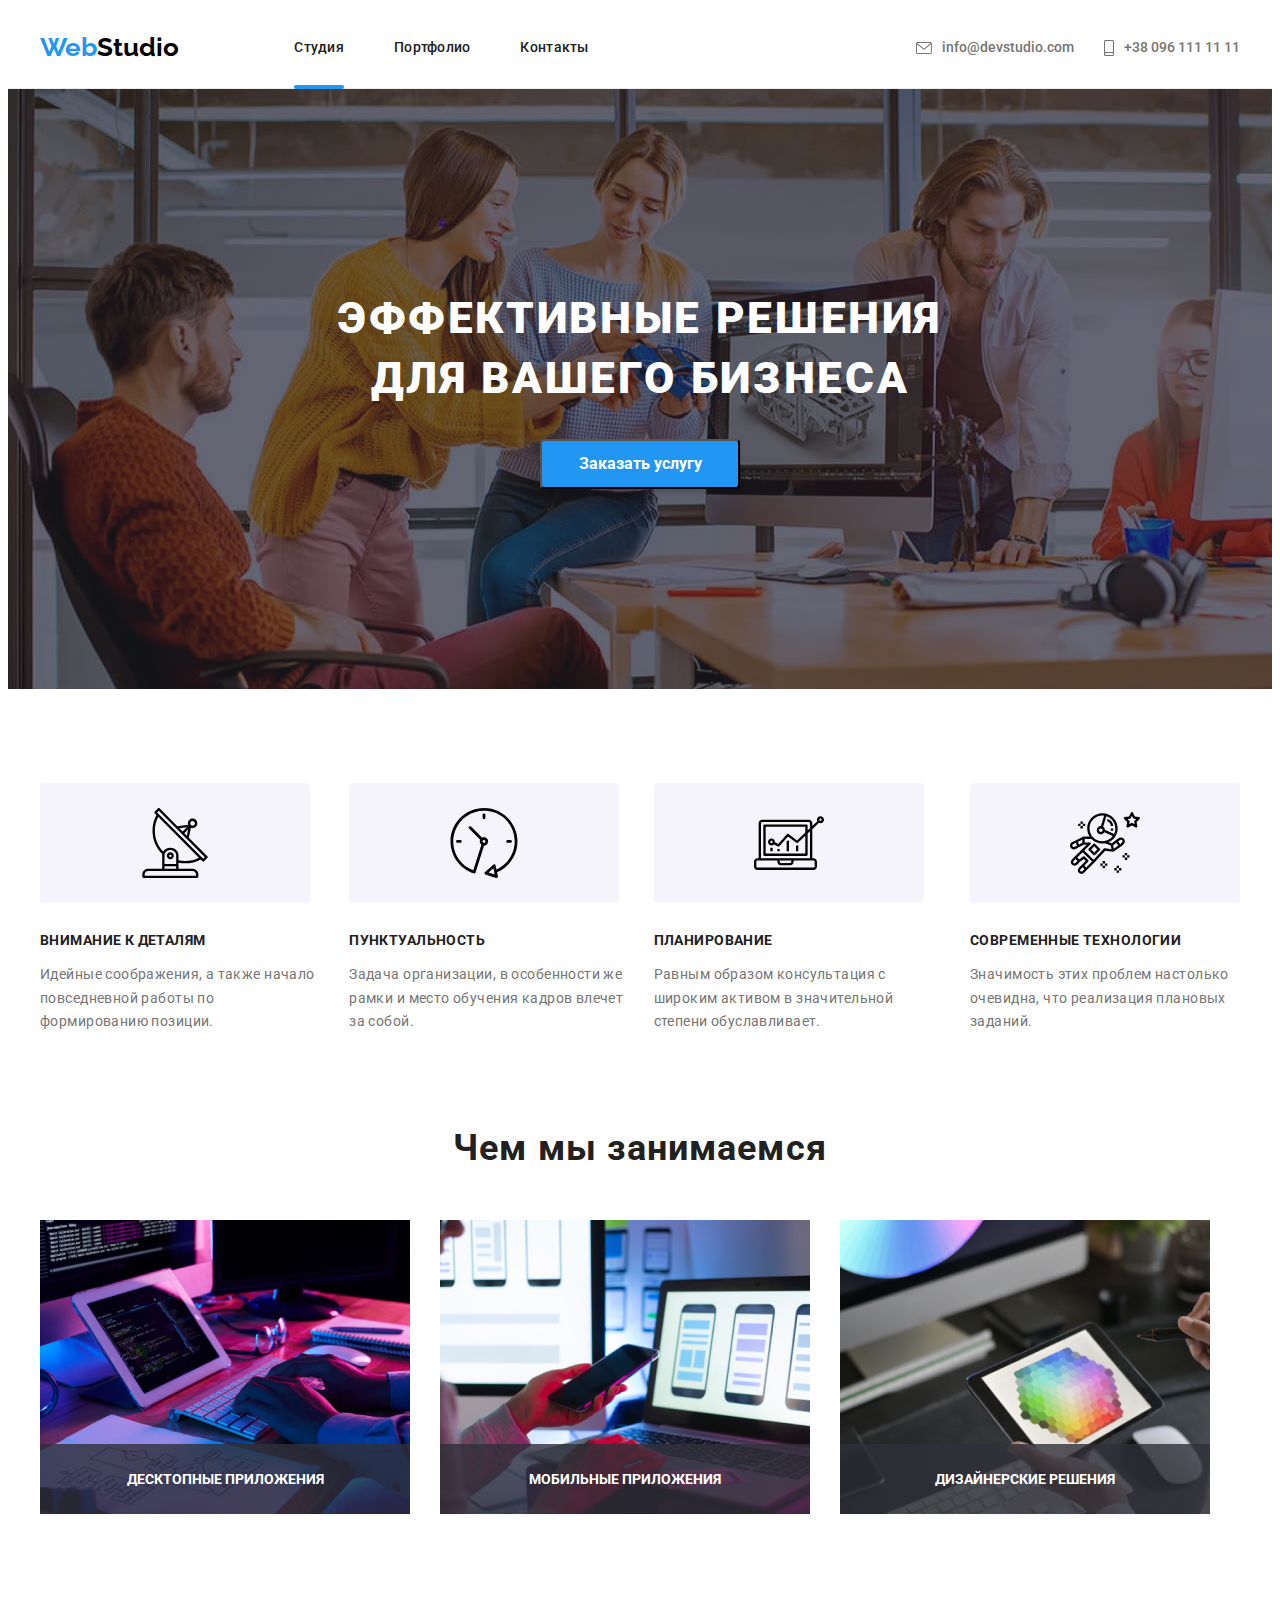
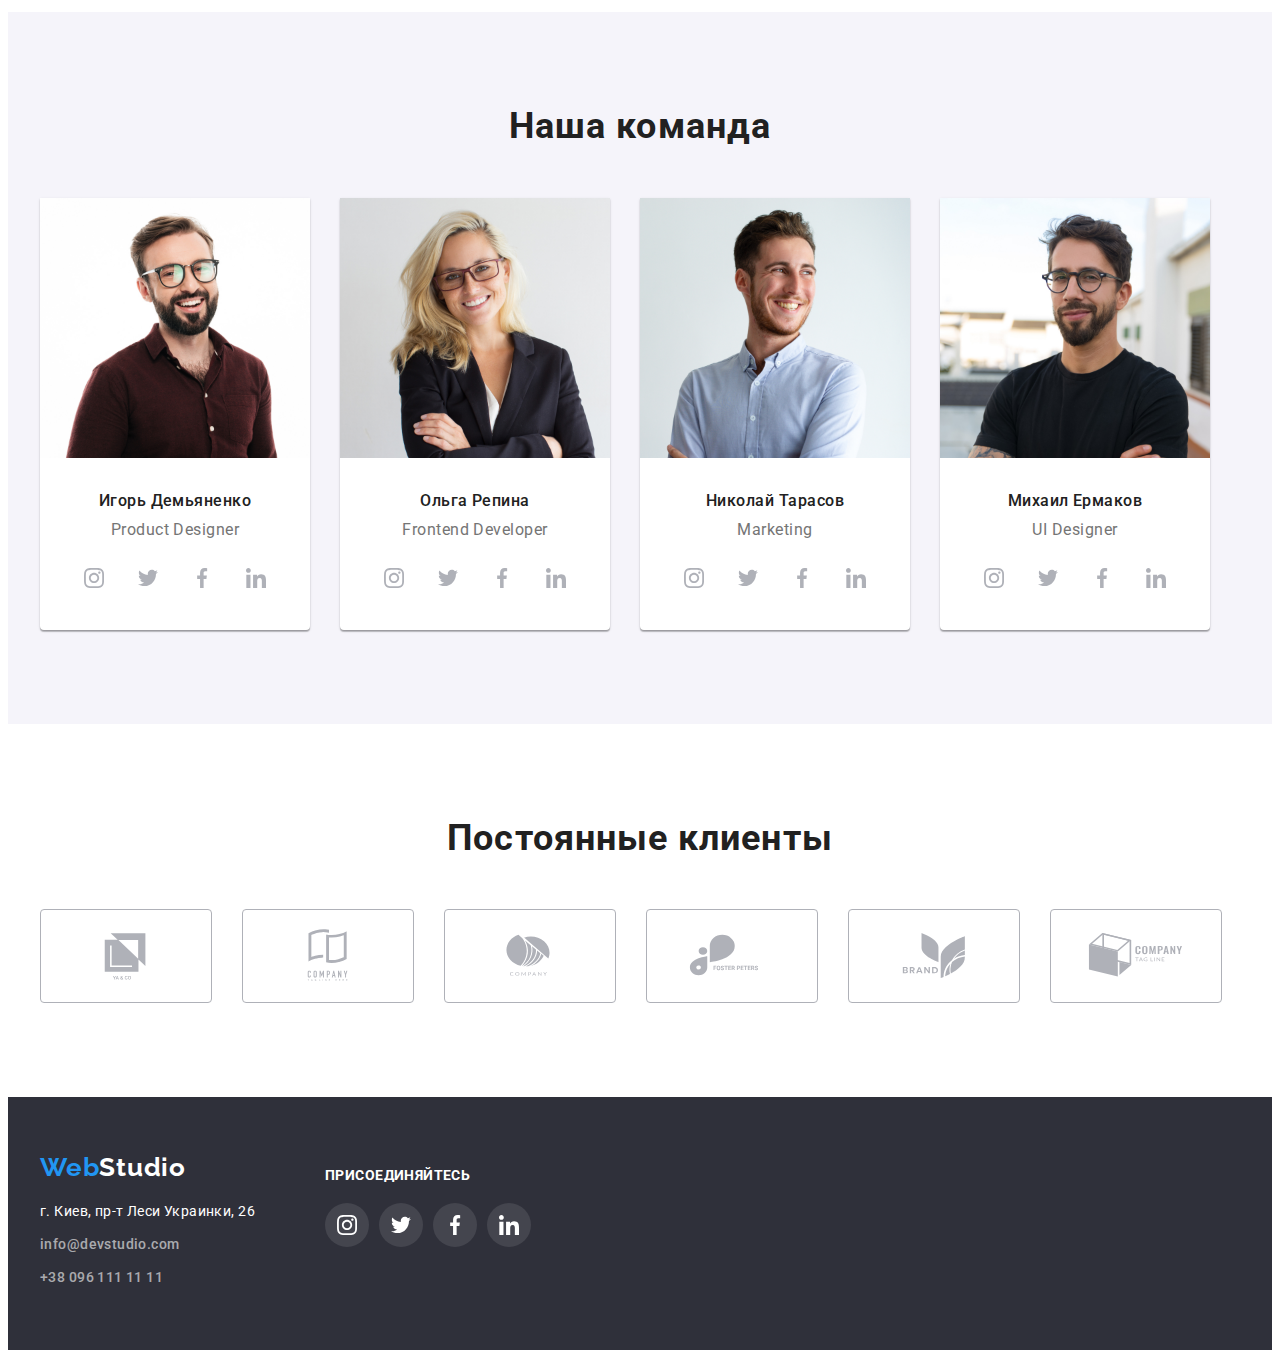
<file: index.html>
<!DOCTYPE html>
<html lang="en">
  <head>
    <meta charset="UTF-8" />
    <meta http-equiv="X-UA-Compatible" content="IE=edge" />
    <meta name="viewport" content="width=device-width, initial-scale=1.0" />
    <title>Document</title>
    <link rel="preconnect" href="https://fonts.googleapis.com" />
    <link rel="preconnect" href="https://fonts.gstatic.com" crossorigin />
    <link
      href="https://fonts.googleapis.com/css2?family=Raleway:wght@700&family=Roboto:wght@400;500;700;900&display=swap"
      rel="stylesheet"
    />
    <link
      rel="stylesheet"
      href="https://cdnjs.cloudflare.com/ajax/libs/modern-normalize/1.1.0/modern-normalize.min.css"
      integrity="sha512-wpPYUAdjBVSE4KJnH1VR1HeZfpl1ub8YT/NKx4PuQ5NmX2tKuGu6U/JRp5y+Y8XG2tV+wKQpNHVUX03MfMFn9Q=="
      crossorigin="anonymous"
      referrerpolicy="no-referrer"
    />
    <link rel="stylesheet" href="./css/styles.css" />
  </head>
  <body>
    <!-- Шапка сайта -->
    <header>
      <div class="header-container">
        <a class="logo" href="">Web<span>Studio</span></a>
        <nav class="main-nav">
          <ul class="site-nav">
            <li class="item">
              <a class="link-text accent" href="./index.html">Студия</a>
            </li>
            <li class="item">
              <a class="link-text" href="./portfolio.html">Портфолио</a>
            </li>
            <li class="item"><a class="link-text" href="">Контакты</a></li>
          </ul>
        </nav>
        <ul class="site-nav-link-contacts">
          <li class="item-contact">
            <a class="link-contacts" href="info@devstudio.com">
              <svg class="icon-contacts" width="16" height="12">
                <use href="./images/symbol-defs.svg#envelope"></use>
              </svg>
              info@devstudio.com</a
            >
          </li>
          <li class="item">
            <a class="link-contacts" href="tel:+380961111111">
              <svg class="icon-contacts" width="10" height="16">
                <use href="./images/symbol-defs.svg#smartphone"></use>
              </svg>
              +38 096 111 11 11</a
            >
          </li>
        </ul>
      </div>
    </header>

    <main>
      <!-- Герой -->
      <section class="section">
        <div class="container">
          <h1 class="hero">ЭФФЕКТИВНЫЕ РЕШЕНИЯ <br />ДЛЯ ВАШЕГО БИЗНЕСА</h1>
          <button class="button-hero" type="button" data-modal-open>
            Заказать услугу
          </button>
        </div>
      </section>

      <section class="section-peculiarities">
        <div class="container">
          <ul class="container-peculiarities">
            <li class="flex-peculiarities">
              <div class="especially">
                <svg width="70" height="70">
                  <use href="./images/symbol-defs.svg#antenna"></use>
                </svg>
              </div>
              <h3 class="title-peculiarities">ВНИМАНИЕ К ДЕТАЛЯМ</h3>
              <p class="paragraph">
                Идейные соображения, а также начало повседневной работы по
                формированию позиции.
              </p>
            </li>

            <li class="flex-peculiarities">
              <div class="especially">
                <svg width="70" height="70">
                  <use href="./images/symbol-defs.svg#clock"></use>
                </svg>
              </div>
              <h3 class="title-peculiarities icon-time">ПУНКТУАЛЬНОСТЬ</h3>
              <p class="paragraph">
                Задача организации, в особенности же рамки и место обучения
                кадров влечет за собой.
              </p>
            </li>

            <li class="flex-peculiarities">
              <div class="especially">
                <svg width="70" height="70">
                  <use href="./images/symbol-defs.svg#diagram"></use>
                </svg>
              </div>
              <h3 class="title-peculiarities icon-computer">ПЛАНИРОВАНИЕ</h3>
              <p class="paragraph">
                Равным образом консультация с широким активом в значительной
                степени обуславливает.
              </p>
            </li>

            <li class="flex-peculiarities icon-delivery">
              <div class="especially">
                <svg width="70" height="70">
                  <use href="./images/symbol-defs.svg#astronaut"></use>
                </svg>
              </div>
              <h3 class="title-peculiarities">СОВРЕМЕННЫЕ ТЕХНОЛОГИИ</h3>
              <p class="paragraph">
                Значимость этих проблем настолько очевидна, что реализация
                плановых заданий.
              </p>
            </li>
          </ul>
        </div>
      </section>

      <section class="section-projects">
        <div class="container">
          <h2 class="title-features">Чем мы занимаемся</h2>
          <ul class="flex-features">
            <li class="img">
              <img src="./images/box1.jpg" alt="фото1" width="370" />
              <div>
                <h3 class="text-img">ДEСКТОПНЫЕ ПРИЛОЖЕНИЯ</h3>
              </div>
            </li>

            <li class="img">
              <img src="./images/box2.jpg" alt="фото2" width="370" />
              <div>
                <h3 class="text-img">МОБИЛЬНЫЕ ПРИЛОЖЕНИЯ</h3>
              </div>
            </li>

            <li class="img">
              <img src="./images/box3.jpg" alt="фото3" width="370" />
              <div>
                <h3 class="text-img">ДИЗАЙНЕРСКИЕ РЕШЕНИЯ</h3>
              </div>
            </li>
          </ul>
        </div>
      </section>

      <section class="section-comand">
        <div class="container">
          <h2 class="title-comand">Наша команда</h2>
          <ul class="flex-comand">
            <li class="person">
              <img src="./images/img1.jpg" alt="фото4" width="270" />
              <div class="text-comand">
                <h3 class="title-person">Игорь Демьяненко</h3>
                <p class="profession">Product Designer</p>
              </div>
              <ul class="icons-commands">
                <li class="icons">
                  <a class="a" href="#">
                    <svg width="20" height="20">
                      <use href="./images/symbol-defs.svg#instagram"></use>
                    </svg>
                  </a>
                </li>
                <li class="icons">
                  <a class="a" href="#">
                    <svg width="20" height="20">
                      <use href="./images/symbol-defs.svg#twitter"></use>
                    </svg>
                  </a>
                </li>
                <li class="icons">
                  <a class="a" href="#">
                    <svg width="20" height="20">
                      <use href="./images/symbol-defs.svg#facebook"></use>
                    </svg>
                  </a>
                </li>
                <li class="icons">
                  <a class="a" href="#">
                    <svg width="20" height="20">
                      <use href="./images/symbol-defs.svg#linkedin"></use>
                    </svg>
                  </a>
                </li>
              </ul>
            </li>

            <li class="person">
              <img src="./images/img2.jpg" alt="фото5" width="270" />
              <div class="text-comand">
                <h3 class="title-person">Ольга Репина</h3>
                <p class="profession">Frontend Developer</p>
              </div>
              <ul class="icons-commands">
                <li class="icons">
                  <a class="a" href="#">
                    <svg width="20" height="20">
                      <use href="./images/symbol-defs.svg#instagram"></use>
                    </svg>
                  </a>
                </li>
                <li class="icons">
                  <a class="a" href="#">
                    <svg width="20" height="20">
                      <use href="./images/symbol-defs.svg#twitter"></use>
                    </svg>
                  </a>
                </li>
                <li class="icons">
                  <a class="a" href="#">
                    <svg width="20" height="20">
                      <use href="./images/symbol-defs.svg#facebook"></use>
                    </svg>
                  </a>
                </li>
                <li class="icons">
                  <a class="a" href="#">
                    <svg width="20" height="20">
                      <use href="./images/symbol-defs.svg#linkedin"></use>
                    </svg>
                  </a>
                </li>
              </ul>
            </li>

            <li class="person">
              <img src="./images/img3.jpg" alt="фото6" width="270" />
              <div class="text-comand">
                <h3 class="title-person">Николай Тарасов</h3>
                <p class="profession">Marketing</p>
              </div>
              <ul class="icons-commands">
                <li class="icons">
                  <a class="a" href="#">
                    <svg width="20" height="20">
                      <use href="./images/symbol-defs.svg#instagram"></use>
                    </svg>
                  </a>
                </li>
                <li class="icons">
                  <a class="a" href="#">
                    <svg width="20" height="20">
                      <use href="./images/symbol-defs.svg#twitter"></use>
                    </svg>
                  </a>
                </li>
                <li class="icons">
                  <a class="a" href="#">
                    <svg width="20" height="20">
                      <use href="./images/symbol-defs.svg#facebook"></use>
                    </svg>
                  </a>
                </li>
                <li class="icons">
                  <a class="a" href="#">
                    <svg width="20" height="20">
                      <use href="./images/symbol-defs.svg#linkedin"></use>
                    </svg>
                  </a>
                </li>
              </ul>
            </li>
            <li class="person">
              <img src="./images/img4.jpg" alt="фото7" width="270" />
              <div class="text-comand">
                <h3 class="title-person">Михаил Ермаков</h3>
                <p class="profession">UI Designer</p>
              </div>
              <ul class="icons-commands">
                <li class="icons">
                  <a class="a" href="#">
                    <svg width="20" height="20">
                      <use href="./images/symbol-defs.svg#instagram"></use>
                    </svg>
                  </a>
                </li>
                <li class="icons">
                  <a class="a" href="#">
                    <svg width="20" height="20">
                      <use href="./images/symbol-defs.svg#twitter"></use>
                    </svg>
                  </a>
                </li>
                <li class="icons">
                  <a class="a" href="#">
                    <svg width="20" height="20">
                      <use href="./images/symbol-defs.svg#facebook"></use>
                    </svg>
                  </a>
                </li>
                <li class="icons">
                  <a class="a" href="#">
                    <svg width="20" height="20">
                      <use href="./images/symbol-defs.svg#linkedin"></use>
                    </svg>
                  </a>
                </li>
              </ul>
            </li>
          </ul>
        </div>
      </section>
      <section class="section-clients">
        <div class="container">
          <h2 class="title-clients">Постоянные клиенты</h2>
          <ul class="flex-clients">
            <li class="img-a">
              <a class="img-clients" href="">
                <svg class="logotype" width="106" height="60">
                  <use href="./images/symbol-defs.svg#logo1"></use>
                </svg>
              </a>
            </li>
            <li class="img-a">
              <a class="img-clients" href="">
                <svg class="logotype" width="106" height="60">
                  <use href="./images/symbol-defs.svg#logo2"></use>
                </svg>
              </a>
            </li>
            <li class="img-a">
              <a class="img-clients" href="">
                <svg class="logotype" width="106" height="60">
                  <use href="./images/symbol-defs.svg#logo3"></use>
                </svg>
              </a>
            </li>
            <li class="img-a">
              <a class="img-clients" href="">
                <svg class="logotype" width="106" height="60">
                  <use href="./images/symbol-defs.svg#logo4"></use>
                </svg>
              </a>
            </li>
            <li class="img-a">
              <a class="img-clients" href="">
                <svg class="logotype" width="106" height="60">
                  <use href="./images/symbol-defs.svg#logo5"></use>
                </svg>
              </a>
            </li>
            <li class="img-a">
              <a class="img-clients" href="">
                <svg class="logotype" width="106" height="60">
                  <use href="./images/symbol-defs.svg#logo6"></use>
                </svg>
              </a>
            </li>
          </ul>
        </div>
      </section>
    </main>

    <footer class="footer">
      <div class="container-footer">
        <!-- Подвал -->
        <div class="footer-container">
          <a class="logo-footer" href="WebStudio">Web<span>Studio</span></a>

          <address>
            <a class="contact-section-adress" href="г.Киев,пр-тЛесиУкраинки,26"
              >г. Киев, пр-т Леси Украинки, 26</a
            >
            <a class="contact" href="mail:info@devstudio.com"
              >info@devstudio.com</a
            >
            <a class="contact" href="tel:+380961111111">+38 096 111 11 11</a>
          </address>
        </div>
        <div class="social-footer">
          <h2 class="text-footer">ПРИСОЕДИНЯЙТЕСЬ</h2>
          <ul class="list">
            <li>
              <a class="icon-footer" href="">
                <svg class="icons" width="20" height="20">
                  <use href="./images/symbol-defs.svg#instagram"></use>
                </svg>
              </a>
            </li>
            <li>
              <a class="icon-footer" href="">
                <svg class="icons" width="20" height="20">
                  <use href="./images/symbol-defs.svg#twitter"></use>
                </svg>
              </a>
            </li>
            <li>
              <a class="icon-footer" href="">
                <svg class="icons" width="20" height="20">
                  <use href="./images/symbol-defs.svg#facebook"></use>
                </svg>
              </a>
            </li>
            <li>
              <a class="icon-footer" href="">
                <svg class="icons" width="20" height="20">
                  <use href="./images/symbol-defs.svg#linkedin"></use>
                </svg>
              </a>
            </li>
          </ul>
        </div>
      </div>
    </footer>
    <div class="modal-window is-hidden" data-modal>
      <div class="window">
        <button class="close" type="button" data-modal-close>
          <svg class="icon-close" width="20" height="20">
            <use href="./images/symbol-defs.svg#close"></use>
          </svg>
        </button>
      </div>
    </div>

    <script src="./js/modal.js"></script>
  </body>
</html>
</file>
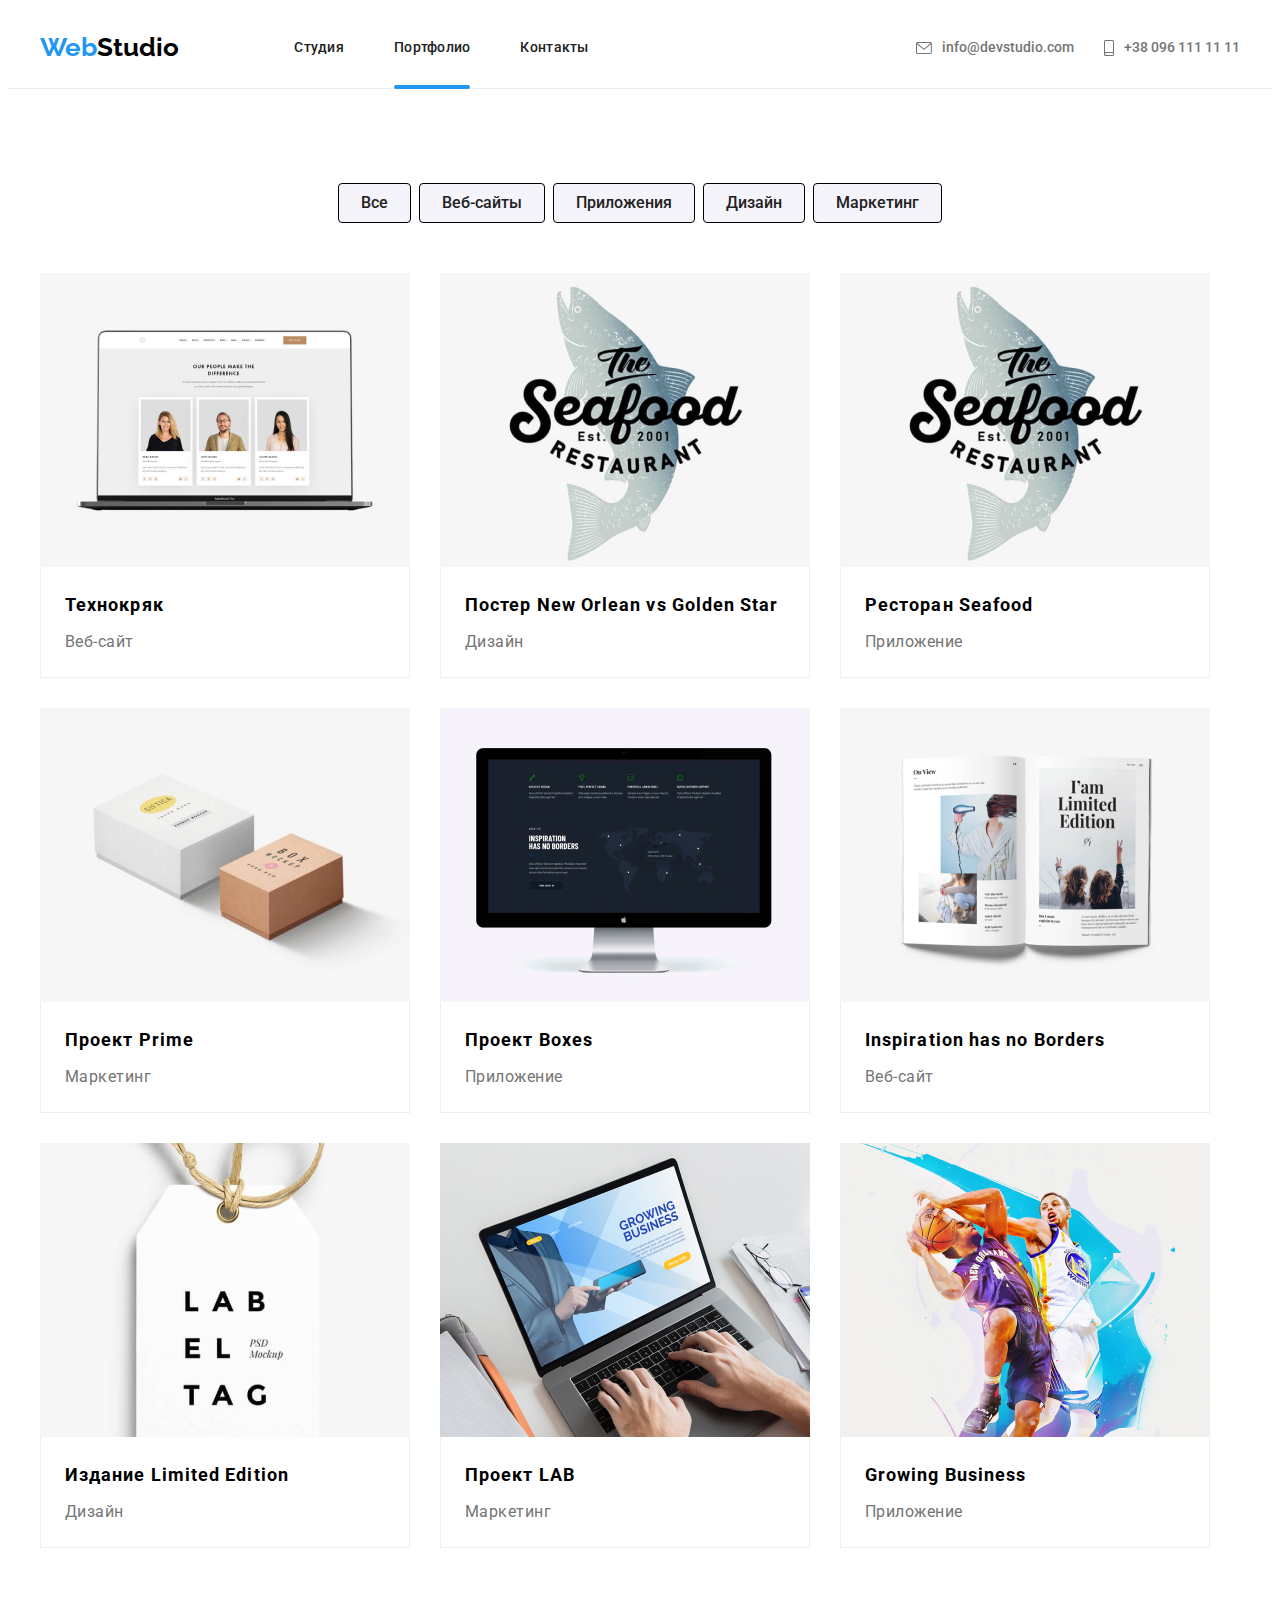
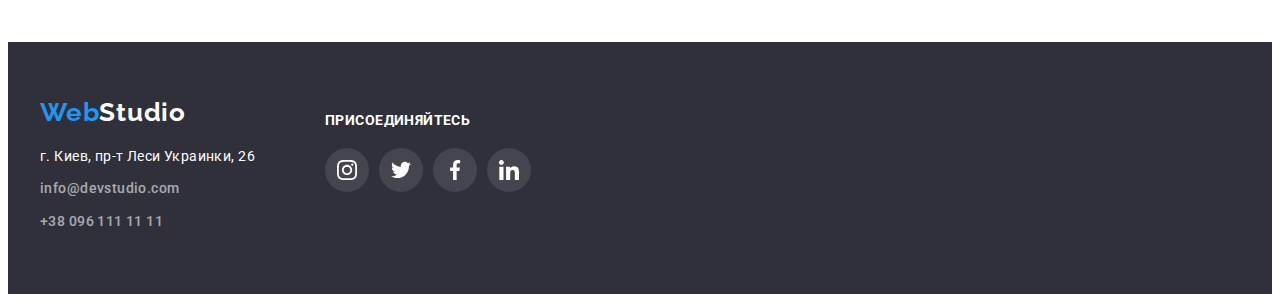
<file: portfolio.html>
<!DOCTYPE html>
<html lang="en">
  <head>
    <meta charset="UTF-8" />
    <meta http-equiv="X-UA-Compatible" content="IE=edge" />
    <meta name="viewport" content="width=device-width, initial-scale=1.0" />
    <title>Document</title>
    <link rel="preconnect" href="https://fonts.googleapis.com" />
    <link rel="preconnect" href="https://fonts.gstatic.com" crossorigin />
    <link
      href="https://fonts.googleapis.com/css2?family=Raleway:wght@700&family=Roboto:wght@400;500;700;900&display=swap"
      rel="stylesheet"
    />
    <link
      rel="stylesheet"
      href="https://cdnjs.cloudflare.com/ajax/libs/modern-normalize/1.1.0/modern-normalize.min.css"
      integrity="sha512-wpPYUAdjBVSE4KJnH1VR1HeZfpl1ub8YT/NKx4PuQ5NmX2tKuGu6U/JRp5y+Y8XG2tV+wKQpNHVUX03MfMFn9Q=="
      crossorigin="anonymous"
      referrerpolicy="no-referrer"
    />
    <link rel="stylesheet" href="./css/styles.css" />
  </head>
  <body>
    <!-- Шапка сайта -->
    <header>
      <div class="header-container">
        <a class="logo" href="">Web<span>Studio</span></a>
        <nav class="main-nav">
          <ul class="site-nav">
            <li class="item">
              <a class="link-text" href="./index.html">Студия</a>
            </li>
            <li class="item">
              <a class="link-text accent" href="./portfolio.html">Портфолио</a>
            </li>
            <li class="item"><a class="link-text" href="">Контакты</a></li>
          </ul>
        </nav>
        <ul class="site-nav-link-contacts">
          <li class="item-contact">
            <a class="link-contacts" href="info@devstudio.com">
              <svg class="icon-contacts" width="16" height="12">
                <use href="./images/symbol-defs.svg#envelope"></use>
              </svg>
              info@devstudio.com</a
            >
          </li>
          <li class="item-contact">
            <a class="link-contacts" href="tel:+380961111111">
              <svg class="icon-contacts" width="10" height="16">
                <use href="./images/symbol-defs.svg#smartphone"></use>
              </svg>
              +38 096 111 11 11</a
            >
          </li>
        </ul>
      </div>
    </header>

    <main>
      <!-- Герой -->
      <section class="container-button">
        <div class="container">
          <ul class="flex-button">
            <li><button class="button" type="button">Все</button></li>
            <li><button class="button" type="button">Веб-сайты</button></li>
            <li><button class="button" type="button">Приложения</button></li>
            <li><button class="button" type="button">Дизайн</button></li>
            <li><button class="button" type="button">Маркетинг</button></li>
          </ul>
          <ul class="flex-container">
            <li class="element">
              <a class="projects-link" href="#">
                <div class="overlay">
                  <img
                    class="ptojects-img"
                    src="./images/img5.jpg"
                    alt="фото5"
                    width="370"
                  />
                  <p class="product-thumb">
                    Ресурс предлагает комплексные предложения с разным уровнем
                    функционала и сервисов. Все это позволит посетителю получить
                    исчерпывающие сведения о компании или частном лице.
                  </p>
                </div>
                <div class="block-text">
                  <h3 class="title">Технокряк</h3>
                  <p class="text">Веб-сайт</p>
                </div>
              </a>
            </li>

            <li class="element">
              <a class="projects-link" href="#">
                <div class="overlay">
                  <img
                    class="ptojects-img"
                    src="./images/img6.jpg"
                    alt="фото6"
                    width="370"
                  />
                  <p class="product-thumb">
                    Ресурс предлагает комплексные предложения с разным уровнем
                    функционала и сервисов. Все это позволит посетителю получить
                    исчерпывающие сведения о компании или частном лице.
                  </p>
                </div>
                <div class="block-text">
                  <h3 class="title">Постер New Orlean vs Golden Star</h3>
                  <p class="text">Дизайн</p>
                </div>
              </a>
            </li>

            <li class="element">
              <a class="projects-link" href="#">
                <div class="overlay">
                  <img
                    class="ptojects-img"
                    src="./images/img6.jpg"
                    alt="фото6"
                    width="370"
                  />
                  <p class="product-thumb">
                    Ресурс предлагает комплексные предложения с разным уровнем
                    функционала и сервисов. Все это позволит посетителю получить
                    исчерпывающие сведения о компании или частном лице.
                  </p>
                </div>
                <div class="block-text">
                  <h3 class="title">Ресторан Seafood</h3>
                  <p class="text">Приложение</p>
                </div>
              </a>
            </li>

            <li class="element">
              <a class="projects-link" href="#">
                <div class="overlay">
                  <img
                    class="ptojects-img"
                    src="./images/img8.jpg"
                    alt="фото8"
                    width="370"
                  />
                  <p class="product-thumb">
                    Ресурс предлагает комплексные предложения с разным уровнем
                    функционала и сервисов. Все это позволит посетителю получить
                    исчерпывающие сведения о компании или частном лице.
                  </p>
                </div>
                <div class="block-text">
                  <h3 class="title">Проект Prime</h3>
                  <p class="text">Маркетинг</p>
                </div>
              </a>
            </li>

            <li class="element">
              <a class="projects-link" href="#">
                <div class="overlay">
                  <img
                    class="ptojects-img"
                    src="./images/img9.jpg"
                    alt="фото9"
                    width="370"
                  />
                  <p class="product-thumb">
                    Ресурс предлагает комплексные предложения с разным уровнем
                    функционала и сервисов. Все это позволит посетителю получить
                    исчерпывающие сведения о компании или частном лице.
                  </p>
                </div>
                <div class="block-text">
                  <h3 class="title">Проект Boxes</h3>
                  <p class="text">Приложение</p>
                </div>
              </a>
            </li>

            <li class="element">
              <a class="projects-link" href="#">
                <div class="overlay">
                  <img
                    class="ptojects-img"
                    src="./images/img10.jpg"
                    alt="фото10"
                    width="370"
                  />
                  <p class="product-thumb">
                    Ресурс предлагает комплексные предложения с разным уровнем
                    функционала и сервисов. Все это позволит посетителю получить
                    исчерпывающие сведения о компании или частном лице.
                  </p>
                </div>
                <div class="block-text">
                  <h3 class="title">Inspiration has no Borders</h3>
                  <p class="text">Веб-сайт</p>
                </div>
              </a>
            </li>

            <li class="element">
              <a class="projects-link" href="#">
                <div class="overlay">
                  <img
                    class="ptojects-img"
                    src="./images/img11.jpg"
                    alt="фото11"
                    width="370"
                  />
                  <p class="product-thumb">
                    Ресурс предлагает комплексные предложения с разным уровнем
                    функционала и сервисов. Все это позволит посетителю получить
                    исчерпывающие сведения о компании или частном лице.
                  </p>
                </div>
                <div class="block-text">
                  <h3 class="title">Издание Limited Edition</h3>
                  <p class="text">Дизайн</p>
                </div>
              </a>
            </li>

            <li class="element">
              <a class="projects-link" href="#">
                <div class="overlay">
                  <img
                    class="ptojects-img"
                    src="./images/img12.jpg"
                    alt="фото12"
                    width="370"
                  />
                  <p class="product-thumb">
                    Ресурс предлагает комплексные предложения с разным уровнем
                    функционала и сервисов. Все это позволит посетителю получить
                    исчерпывающие сведения о компании или частном лице.
                  </p>
                </div>
                <div class="block-text">
                  <h3 class="title">Проект LAB</h3>
                  <p class="text">Маркетинг</p>
                </div>
              </a>
            </li>

            <li class="element">
              <a class="projects-link" href="#">
                <div class="overlay">
                  <img
                    class="ptojects-img"
                    src="./images/img13.jpg"
                    alt="фото13"
                    width="370"
                  />
                  <p class="product-thumb">
                    Ресурс предлагает комплексные предложения с разным уровнем
                    функционала и сервисов. Все это позволит посетителю получить
                    исчерпывающие сведения о компании или частном лице.
                  </p>
                </div>
                <div class="block-text">
                  <h3 class="title">Growing Business</h3>
                  <p class="text">Приложение</p>
                </div>
              </a>
            </li>
          </ul>
        </div>
      </section>
    </main>
    <footer class="footer">
      <div class="container-footer">
        <!-- Подвал -->
        <div class="footer-container">
          <a class="logo-footer" href="WebStudio">Web<span>Studio</span></a>

          <address>
            <a class="contact-section-adress" href="г.Киев,пр-тЛесиУкраинки,26"
              >г. Киев, пр-т Леси Украинки, 26</a
            >
            <a class="contact" href="mail:info@devstudio.com"
              >info@devstudio.com</a
            >
            <a class="contact" href="tel:+380961111111">+38 096 111 11 11</a>
          </address>
        </div>
        <div class="social-footer">
          <h2 class="text-footer">ПРИСОЕДИНЯЙТЕСЬ</h2>
          <ul class="list">
            <li>
              <a class="icon-footer" href="">
                <svg class="icons" width="20" height="20">
                  <use href="./images/symbol-defs.svg#instagram"></use>
                </svg>
              </a>
            </li>
            <li>
              <a class="icon-footer" href="">
                <svg class="icons" width="20" height="20">
                  <use href="./images/symbol-defs.svg#twitter"></use>
                </svg>
              </a>
            </li>
            <li>
              <a class="icon-footer" href="">
                <svg class="icons" width="20" height="20">
                  <use href="./images/symbol-defs.svg#facebook"></use>
                </svg>
              </a>
            </li>
            <li>
              <a class="icon-footer" href="">
                <svg class="icons" width="20" height="20">
                  <use href="./images/symbol-defs.svg#linkedin"></use>
                </svg>
              </a>
            </li>
          </ul>
        </div>
      </div>
    </footer>
  </body>
</html>
</file>
<file: css/styles.css>
body {
  /* font-family: "Raleway", sans-serif;  */
  font-family: "Roboto", sans-serif;
  font-size: normal;
  background: #ffffff;
}

ul {
  list-style-type: none;
}

a {
  text-decoration: none;
}

header {
  border-bottom: 1px solid #ececec;
}

.container {
  width: 1200px;
  margin: 0 auto;
  padding-left: 15px;
  padding-right: 15px;
}

.header-container {
  padding: 0 15px;
  margin: auto;
  width: 1200px;
  display: flex;
  align-items: center;
  justify-content: space-between;
}

.logo {
  margin-right: 93px;
  color: #2196f3;
  font-family: Raleway;
  font-style: normal;
  font-size: 26px;
  font-weight: 700;
  line-height: 0.83;
}
.logo span {
  color: #000000;
  font-family: Raleway;
  font-style: normal;
  font-size: 26px;
  font-weight: 700;
  line-height: 0.83;
}

.main-nav {
  margin: 0;
  padding: 0;
}

.site-nav {
  display: flex;
  margin-right: 305px;
  margin-top: 0;
  margin-bottom: 0;
  padding-left: 0;
}

.item:not(:last-child) {
  margin-right: 50px;
}

.link-text {
  position: relative;
  display: block;
  padding: 32px 0;
  color: #212121;
  font-size: 14px;
  font-weight: 500;
  line-height: 1.14;
  letter-spacing: 0.02em;
  transition: color 250ms cubic-bezier(0.4, 0, 0.2, 1);
}

.link-text.accent::after {
  color: #2196f3;
  display: block;
  left: 0;
  bottom: -1px;
  content: " ";
  width: 100%;
  position: absolute;
  height: 4px;
  background: #2196f3;
  border-radius: 2px;
}

.link-text:hover,
.link-text:focus {
  color: #2196f3;
}

/* Контакты */

.site-nav-link-contacts {
  display: flex;
  margin: 0;
  padding-left: 0;
}

.link-contacts {
  color: #757575;
  display: flex;
  align-items: center;
  justify-content: center;
  padding: 32px 0;
  font-size: 14px;
  font-weight: 500;
  line-height: 1.14;
  transition: color 250ms cubic-bezier(0.4, 0, 0.2, 1);
}

.item-contact:not(:last-child) {
  margin-right: 30px;
}

.icon-contacts {
  margin-right: 10px;
  fill: currentColor;
}

.link-contacts:hover,
.link-contacts:focus {
  color: #2196f3;
}

.section {
  padding-top: 200px;
  padding-bottom: 200px;
  background: #2f303a;
  text-align: center;
}

.section {
  background-image: linear-gradient(
      to right,
      rgba(47, 48, 58, 0.4),
      rgba(47, 48, 58, 0.4)
    ),
    url("../images/Imgbackground.jpg");
}

.hero {
  margin-top: 0;
  margin-bottom: 30px;
  font-weight: 900;
  font-size: 44px;
  line-height: 1.36;
  letter-spacing: 0.06em;
  color: #ffffff;
}

.button-hero {
  font-family: "Roboto";
  width: 200px;
  height: 50px;
  color: #ffffff;
  background: #2196f3;
  font-style: normal;
  font-weight: 700;
  font-size: 16px;
  line-height: 1.87;
  border-radius: 4px;
  box-shadow: 0px 4px 4px rgba(0, 0, 0, 0.15);
}

.section-peculiarities {
  padding: 94px 0;
}

.container-peculiarities {
  display: flex;
  margin-bottom: 0;
  padding-left: 0;
  margin-top: 0;
}

.especially {
  margin-bottom: 30px;
  width: 270px;
  height: 120px;
  display: flex;
  justify-content: center;
  align-items: center;
  background: #f5f4fa;
  border-radius: 4px;
}

.flex-peculiarities:not(:last-child) {
  margin-right: 30px;
}

.container-button {
  padding: 94px 0;
  display: flex;
  flex-wrap: wrap;
  list-style: none;
}

.flex-button li:not(:last-child) {
  margin-right: 8px;
}

.flex-button {
  margin-top: 0;
  margin-bottom: 50px;
  padding-left: 0;
  display: flex;
  justify-content: center;
}

.button {
  padding: 6px 22px;
  font-family: "Roboto";
  cursor: pointer;
  color: #212121;
  font-style: normal;
  background: #f5f4fa;
  font-size: 16px;
  font-weight: 500;
  line-height: 1.62;
  border: 1px solid #000000;
  border-radius: 4px;
  transition: background 250ms cubic-bezier(0.4, 0, 0.2, 1),
    color 250ms cubic-bezier(0.4, 0, 0.2, 1),
    box-shadow 250ms cubic-bezier(0.4, 0, 0.2, 1);
}

.button:hover {
  box-shadow: 0px 3px 1px rgba(0, 0, 0, 0.1), 0px 1px 2px rgba(0, 0, 0, 0.08),
    0px 2px 2px rgba(0, 0, 0, 0.12);
  border-radius: 4px;
}

.flex-container {
  padding-left: 0;
  margin: 0;
  display: flex;
  flex-wrap: wrap;
}

.element {
  display: block;
  text-decoration: none;
  overflow: hidden;

  width: 370px;
  margin-right: 30px;
  margin-bottom: 30px;

  transition-property: box-shadow 250ms cubic-bezier(0.4, 0, 0.2, 1);
}

.element:hover {
  box-shadow: 0px 1px 1px rgba(0, 0, 0, 0.12), 0px 4px 4px rgba(0, 0, 0, 0.06),
    1px 4px 6px rgba(0, 0, 0, 0.16);
}

.element:nth-child(3n) {
  margin-right: 0;
}

.element:nth-last-child(-n + 3) {
  margin-bottom: 0px;
}

.block-text {
  padding: 20px 24px;
  border-bottom: 1px solid #eeeeee;
  border-right: 1px solid #eeeeee;
  border-left: 1px solid #eeeeee;
}

.button:hover,
button:focus {
  background: #2196f3;
  color: #ffffff;
}

.overlay {
  height: 294px;
  overflow: hidden;
}

.ptojects-img {
  display: block;
}

.product-thumb {
  display: flex;
  align-items: center;
  margin: 0;
  height: 294px;
  padding: 0 24px;

  font-weight: 400;
  font-size: 18px;
  line-height: 1.56;

  letter-spacing: 0.03em;
  color: #ffffff;
  background-color: #2196f3;

  transition: transform 250ms cubic-bezier(0.4, 0, 0.2, 1);
}

.projects-link:hover .product-thumb {
  transform: translateY(-294px);
}

.title {
  margin-top: 0;
  margin-bottom: 4px;
  color: #000000;
  font-size: 18px;
  font-weight: 700;
  line-height: 2;
  letter-spacing: 0.06em;
}

.text {
  margin: 0;
  color: #757575;
  font-size: 16px;
  font-weight: 400;
  line-height: 1.87;
  letter-spacing: 0.03em;
}

.title-peculiarities {
  margin-top: 0;
  font-weight: 700;
  font-size: 14px;
  line-height: 1.14;
  letter-spacing: 0.03em;
  color: #212121;
}

.paragraph {
  margin: 0;
  font-weight: 400;
  font-size: 14px;
  line-height: 1.71;
  letter-spacing: 0.03em;
  color: #757575;
}

.section-projects {
  padding-bottom: 94px;
}

.title-features {
  display: flex;
  margin-top: 0;
  margin-bottom: 50px;
  justify-content: center;
  font-weight: 700;
  font-size: 36px;
  line-height: 1.16;
  letter-spacing: 0.03em;
  color: #212121;
}

.flex-features {
  display: flex;
  margin-top: 0;
  margin-bottom: 0;
  padding: 0;
}

.img:not(:last-child) {
  margin-right: 30px;
}

.img {
  position: relative;
}

.text-img {
  position: absolute;
  bottom: 4px;
  margin: 0;
  font-family: "Roboto";
  font-style: normal;
  font-weight: 700;
  font-size: 14px;
  line-height: 16px;
  text-align: center;
  width: 100%;
  letter-spacing: 2;
  color: #ffffff;
  background: rgba(47, 48, 58, 0.8);
  padding: 27px 0;
}

/* Наша команда */
.section-comand {
  padding: 94px 0;
  background: #f5f4fa;
}

.title-comand {
  display: flex;
  margin-top: 0;
  margin-bottom: 50px;
  justify-content: center;
  font-weight: 700;
  font-size: 36px;
  line-height: 1.16;
  letter-spacing: 0.03em;
  color: #212121;
}

.flex-comand {
  display: flex;
  margin: 0;
  padding: 0;
}

.person {
  text-align: center;
  box-shadow: 0px 1px 3px rgba(0, 0, 0, 0.12), 0px 1px 1px rgba(0, 0, 0, 0.14),
    0px 2px 1px rgba(0, 0, 0, 0.2);
  border-radius: 0px 0px 4px 4px;
  background: #ffffff;
}

.person:not(:last-child) {
  margin-right: 30px;
}

.text-comand {
  padding-top: 30px;
  padding-bottom: 16px;
}

.title-person {
  margin-top: 0;
  margin-bottom: 10px;
  font-weight: 500;
  font-size: 16px;
  line-height: 1.18;
  letter-spacing: 0.03em;
  color: #212121;
}

.profession {
  margin: 0;
  font-weight: 400;
  font-size: 16px;
  line-height: 1.18;
  letter-spacing: 0.03em;
  color: #757575;
}

.icons-commands {
  padding-bottom: 30px;
  display: flex;
  justify-content: center;
  padding-left: 0;
}

.icons:not(:last-child) {
  margin-right: 10px;
}

.icons {
  padding-bottom: 30px;
}

.a {
  fill: #afb1b8;
  display: flex;
  justify-content: center;
  align-items: center;
  width: 44px;
  height: 44px;
  border-radius: 50%;
  transition: background 250ms cubic-bezier(0.4, 0, 0.2, 1);
}

.a:hover,
.a:focus {
  fill: #ffffff;
  background: #2196f3;
}
/* Постоянные клиенты */

.section-clients {
  padding-top: 94px;
  padding-bottom: 94px;
}

.title-clients {
  margin-top: 0;
  margin-bottom: 50px;
  text-align: center;
  font-weight: 700;
  font-size: 36px;
  line-height: 1.16;
  letter-spacing: 0.03em;
  color: #212121;
}

.flex-clients {
  display: flex;
  margin-top: 0;
  margin-bottom: 0;
  padding-left: 0;
}
.img-a {
  border: 1px solid #afb1b8;
  box-sizing: border-box;
  border-radius: 4px;

  transition: border 250ms cubic-bezier(0.4, 0, 0.2, 1);
}

.img-clients {
  display: flex;
  justify-content: center;
  align-items: center;
  width: 170px;
  height: 92px;

  fill: #afb1b8;
  transition: fill 250ms cubic-bezier(0.4, 0, 0.2, 1);
}

.img-a:hover {
  border-color: #2196f3;
}

.img-clients:hover,
.img-clients:focus {
  fill: #2196f3;
}

.img-a:not(:last-child) {
  margin-right: 30px;
}

.logotype {
  width: 106px;
  height: 60px;
}

.footer {
  background: #2f303a;
  padding: 60px 0;
}

.container-footer {
  display: flex;
  width: 1200px;
  margin: 0 auto;
  padding-left: 15px;
  padding-right: 15px;
}

.logo-footer {
  margin-left: 0;
  color: #2196f3;
  font-family: Raleway;
  font-style: normal;
  font-size: 26px;
  font-weight: 700;
  line-height: 0.83;
  letter-spacing: 0.03em;
}

.logo-footer span {
  color: #ffffff;
  font-family: Raleway;
  font-style: normal;
  font-size: 26px;
  font-weight: 700;
  line-height: 0.83;
  letter-spacing: 0.03em;
}

.contact-section-adress {
  margin-top: 20px;
  margin-left: 0;
  display: block;
  color: #ffffff;
  font-style: normal;
  font-size: 14px;
  font-weight: 400;
  line-height: 1.7;
  letter-spacing: 0.03em;
}

.contact {
  margin-left: 0;
  display: block;
  margin-top: 9px;
  color: rgba(255, 255, 255, 0.6);
  font-style: normal;
  font-size: 14px;
  font-weight: 500;
  line-height: 1.7;
  letter-spacing: 0.03em;
}

.social-footer {
  margin-left: 70px;
  padding-top: 10px;
}

.text-footer {
  font-family: "Roboto";
  margin-top: 0;
  margin-bottom: 20px;
  font-style: normal;
  font-weight: 700;
  font-size: 14px;
  line-height: 16px;
  letter-spacing: 0.03em;
  text-transform: uppercase;
  color: #ffffff;
}

.list {
  display: flex;
  margin: 0;
  padding-left: 0;
}

.list li {
  margin-right: 10px;
  background: rgba(255, 255, 255, 0.1);
  border-radius: 50%;
}

.icon-footer {
  display: flex;
  justify-content: center;
  align-items: center;
  width: 44px;
  height: 44px;
  border-radius: 50%;
  transition: background 250ms cubic-bezier(0.4, 0, 0.2, 1);
}

.icons {
  fill: #ffffff;
  padding-bottom: 0;
}

.icon-footer:hover,
.icon-footer:focus {
  background: #2196f3;
}

.modal-window {
  position: absolute;
  top: 0;
  left: 0;
  display: flex;
  justify-content: center;
  align-items: center;
  background: rgba(0, 0, 0, 0.2);
  width: 100%;
  padding-top: 221px;
  padding-bottom: 222px;
  transition: 250ms cubic-bezier(0.4, 0, 0.2, 1);
}

.window {
  position: relative;
  width: 528px;
  height: 581px;
  background: #ffffff;
  box-shadow: 0px 1px 3px rgba(0, 0, 0, 0.12), 0px 1px 1px rgba(0, 0, 0, 0.14),
    0px 2px 1px rgba(0, 0, 0, 0.2);
  border-radius: 4px;
}

.close {
  position: absolute;
  display: flex;
  justify-content: center;
  align-items: center;
  border: 1px solid rgba(0, 0, 0, 0.1);
  box-sizing: border-box;
  right: 8px;
  top: 8px;
  background: #ffffff;
  border-radius: 50%;
  padding: 9px 9px;
}

.icon-close {
  fill: #000000;
}

.is-hidden {
  visibility: hidden;
  opacity: 0;
  pointer-events: none;
}
</file>
